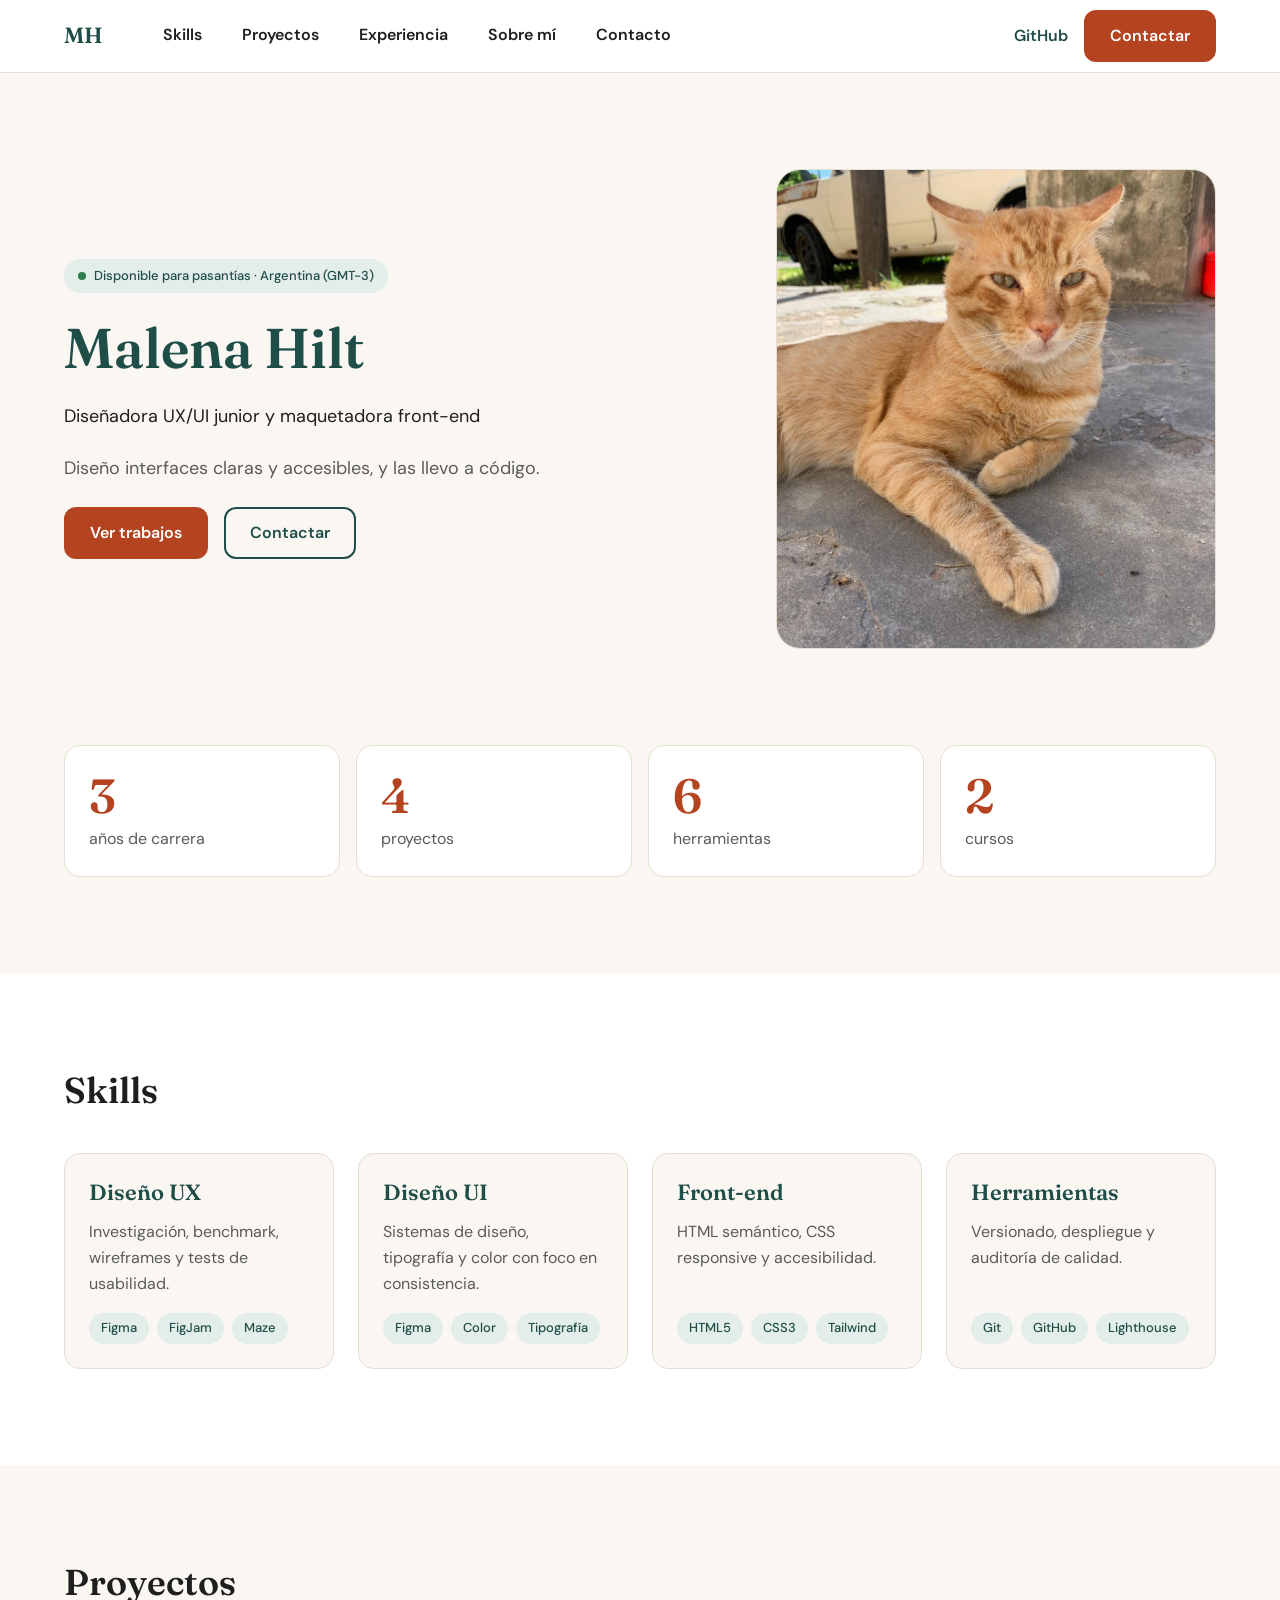
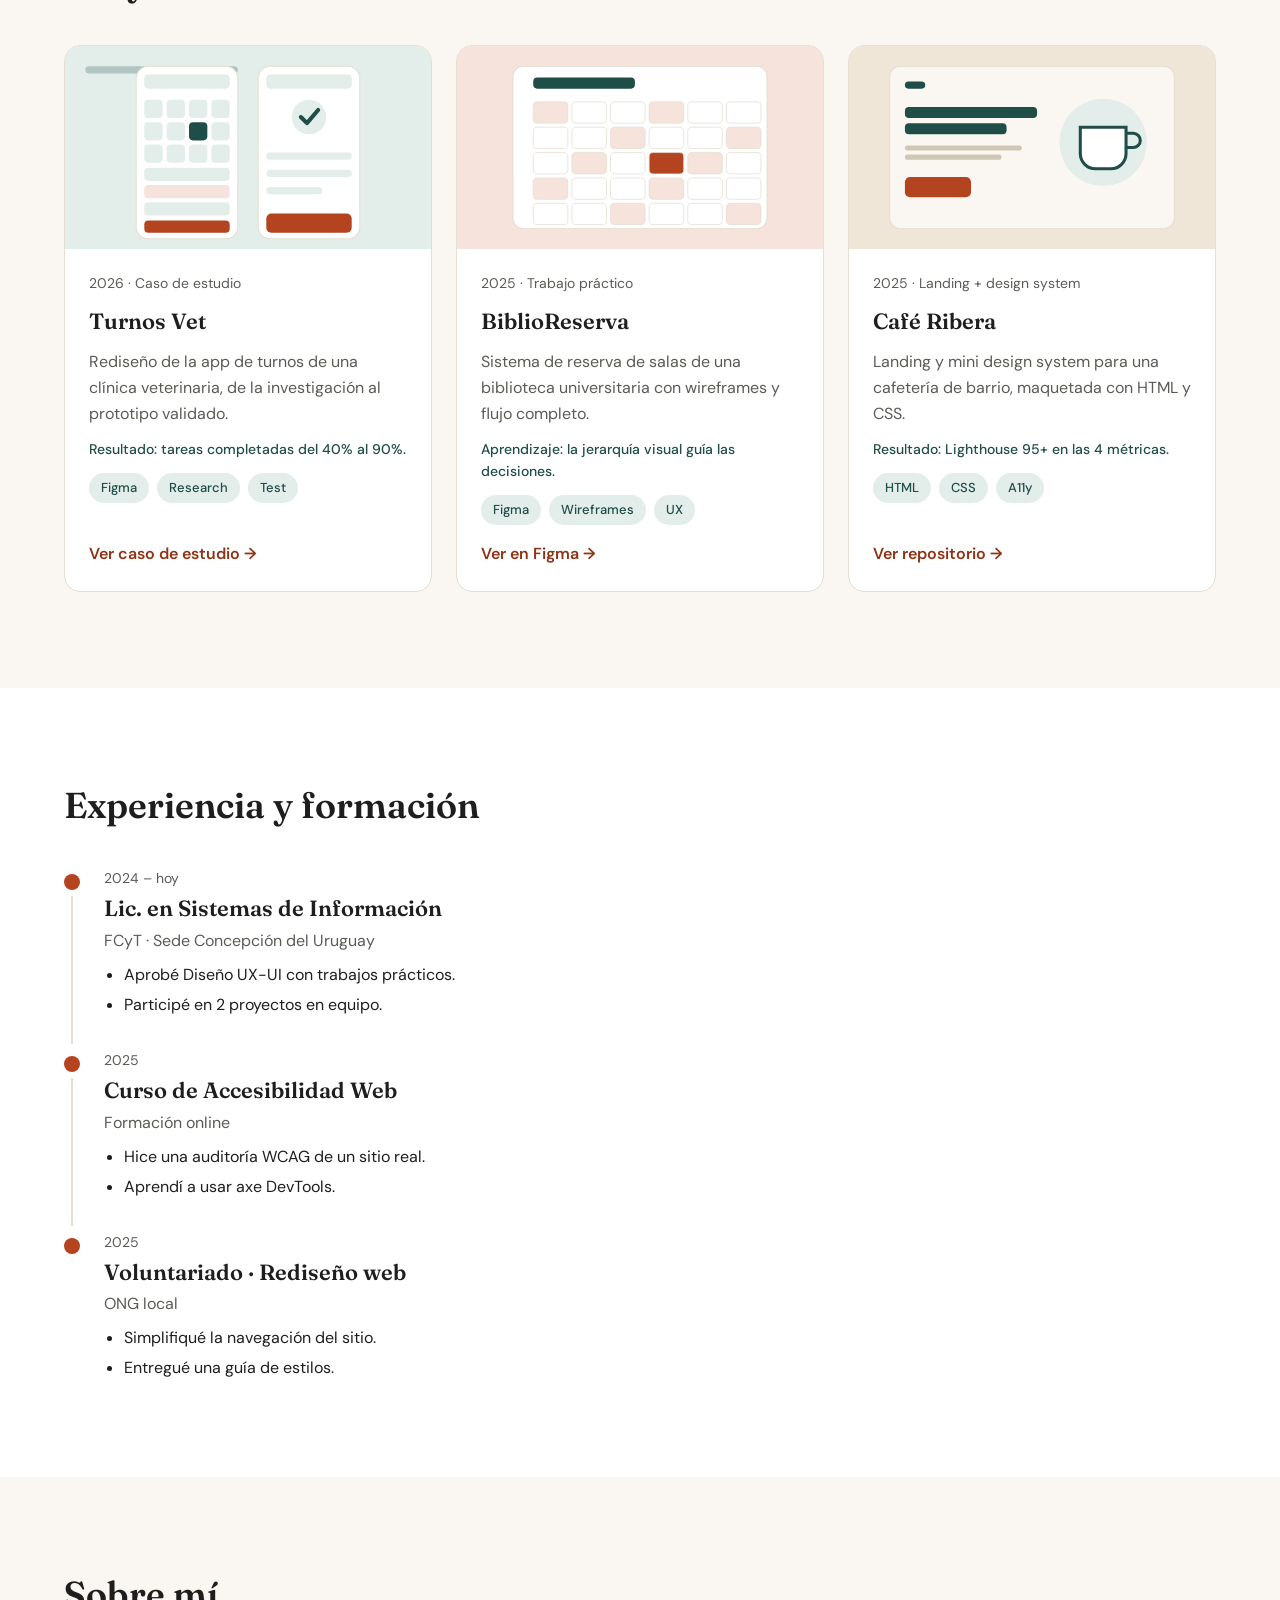
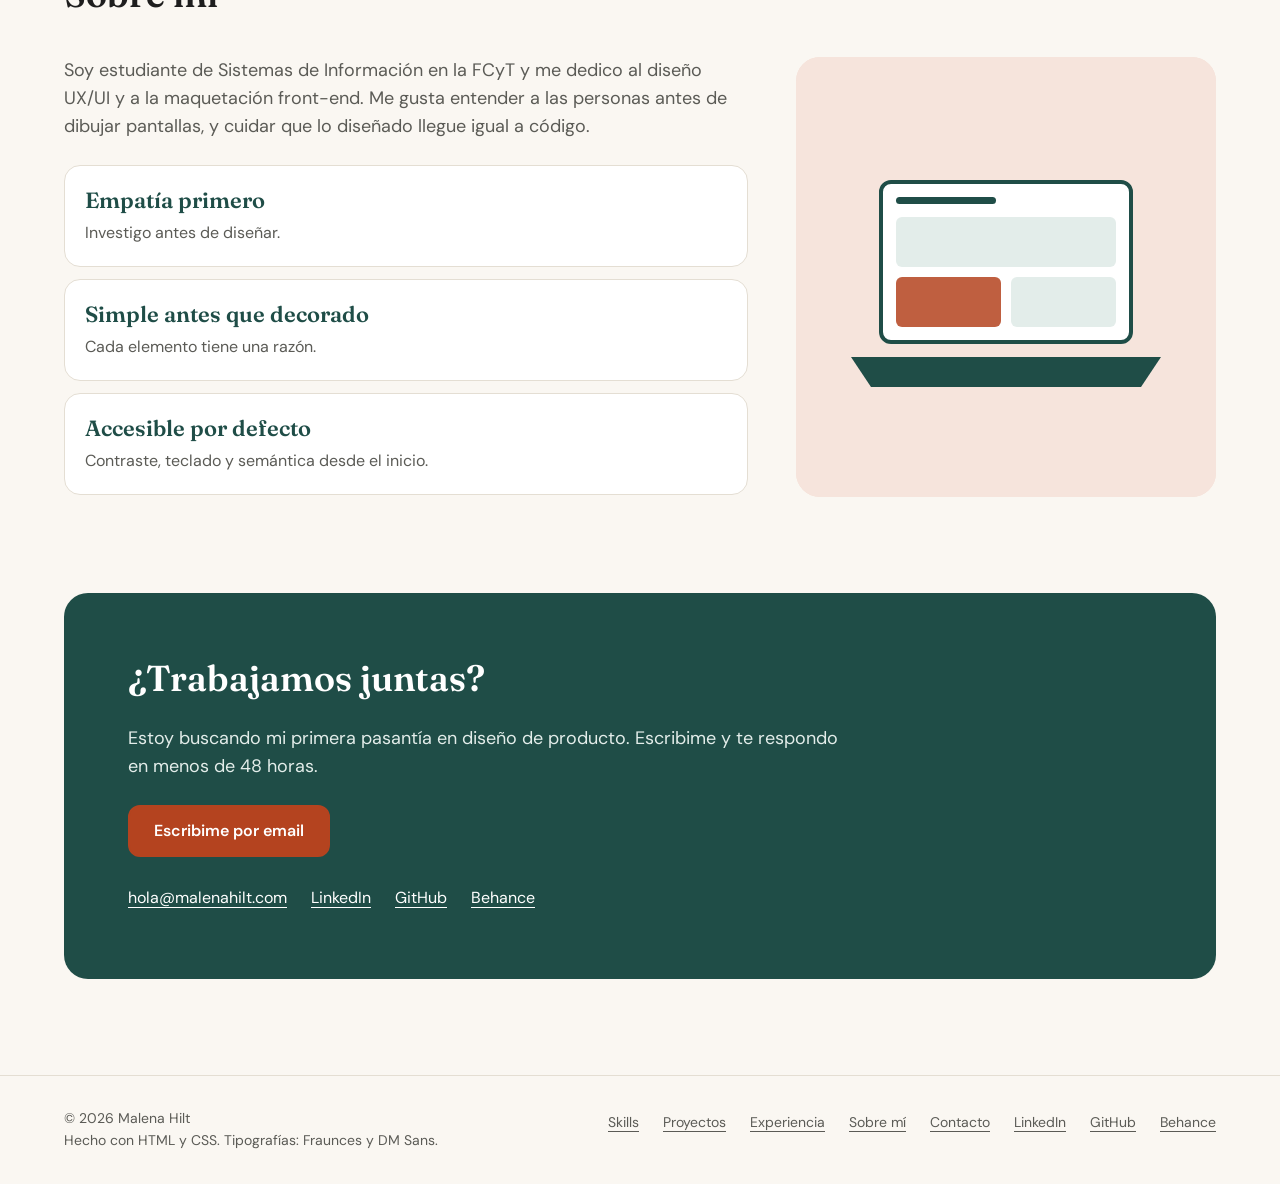
<file: index.html>
<!DOCTYPE html>
<html lang="es">
<head>
  <meta charset="utf-8">
  <meta name="viewport" content="width=device-width, initial-scale=1">

  <title>Malena Hilt · Diseñadora UX/UI junior y maquetadora front-end</title>
  <meta name="description" content="Portfolio de Malena Hilt, diseñadora UX/UI junior y maquetadora front-end. Casos de estudio, skills y contacto. Disponible para pasantías.">
  <meta name="theme-color" content="#1F4D47">

  <!-- Open Graph: cambiá TU-USUARIO por tu usuario de GitHub cuando publiques el sitio -->
  <meta property="og:type" content="website">
  <meta property="og:locale" content="es_AR">
  <meta property="og:title" content="Malena Hilt · Diseñadora UX/UI junior">
  <meta property="og:description" content="Diseño interfaces claras y accesibles, y las llevo a código. Mirá mis casos de estudio.">
  <meta property="og:image" content="https://TU-USUARIO.github.io/portfolio-malena-hilt/assets/og-image.png">
  <meta property="og:url" content="https://TU-USUARIO.github.io/portfolio-malena-hilt/">
  <meta name="twitter:card" content="summary_large_image">

  <link rel="icon" href="assets/favicon.svg" type="image/svg+xml">

  <!-- Tipografías: 2 familias, con font-display: swap -->
  <link rel="preconnect" href="https://fonts.googleapis.com">
  <link rel="preconnect" href="https://fonts.gstatic.com" crossorigin>
  <link rel="stylesheet" href="https://fonts.googleapis.com/css2?family=DM+Sans:wght@400;500;600&family=Fraunces:opsz,wght@9..144,600&display=swap">

  <link rel="stylesheet" href="css/styles.css">
</head>
<body>
  <a class="skip-link" href="#contenido">Saltar al contenido</a>

  <!-- 1. Header / Navegación -->
  <header class="site-header">
    <div class="container header-inner">
      <a class="brand" href="#inicio" aria-label="Malena Hilt, ir al inicio">MH</a>

      <nav aria-label="Principal">
        <button class="menu-toggle" type="button" aria-expanded="false" aria-controls="menu-principal" aria-label="Abrir menú">
          <span class="menu-bars" aria-hidden="true"></span>
        </button>

        <div class="nav-panel" id="menu-principal">
          <ul class="nav-links">
            <li><a href="#skills">Skills</a></li>
            <li><a href="#projects">Proyectos</a></li>
            <li><a href="#experiencia">Experiencia</a></li>
            <li><a href="#about">Sobre mí</a></li>
            <li><a href="#contacto">Contacto</a></li>
          </ul>
          <div class="nav-actions">
            <a class="link-github" href="https://github.com/malenahilt" target="_blank" rel="noopener noreferrer">GitHub<span class="sr-only"> (se abre en una pestaña nueva)</span></a>
            <a class="btn btn-primary" href="#contacto">Contactar</a>
          </div>
        </div>
      </nav>
    </div>
  </header>

  <main id="contenido" tabindex="-1">

    <!-- 2. Hero -->
    <section class="hero" id="inicio" aria-labelledby="hero-titulo">
      <div class="container hero-grid">
        <div class="hero-text">
          <p class="badge"><span class="badge-dot" aria-hidden="true"></span>Disponible para pasantías · Argentina (GMT-3)</p>
          <h1 id="hero-titulo">Malena Hilt</h1>
          <p class="hero-role">Diseñadora UX/UI junior y maquetadora front-end</p>
          <p class="hero-value">Diseño interfaces claras y accesibles, y las llevo a código.</p>
          <div class="hero-actions">
            <a class="btn btn-primary" href="#projects">Ver trabajos</a>
            <a class="btn btn-secondary" href="#contacto">Contactar</a>
          </div>
        </div>
        <figure class="hero-figure">
          <img src="assets/img/MiGato.jpeg" width="880" height="960" alt="Retrato de Malena Hilt" fetchpriority="high">
        </figure>
      </div>
    </section>

    <!-- 3. Métricas / highlights -->
    <section class="metrics" aria-labelledby="metricas-titulo">
      <div class="container">
        <h2 class="sr-only" id="metricas-titulo">Highlights</h2>
        <ul class="metrics-list">
          <li><span class="metric-number">3</span><span class="metric-label">años de carrera</span></li>
          <li><span class="metric-number">4</span><span class="metric-label">proyectos</span></li>
          <li><span class="metric-number">6</span><span class="metric-label">herramientas</span></li>
          <li><span class="metric-number">2</span><span class="metric-label">cursos</span></li>
        </ul>
      </div>
    </section>

    <!-- 4. Skills -->
    <section class="section section--surface" id="skills" aria-labelledby="skills-titulo">
      <div class="container">
        <h2 id="skills-titulo">Skills</h2>
        <div class="skills-grid">
          <article class="skill-card">
            <h3>Diseño UX</h3>
            <p>Investigación, benchmark, wireframes y tests de usabilidad.</p>
            <ul class="tags" aria-label="Herramientas de Diseño UX">
              <li>Figma</li><li>FigJam</li><li>Maze</li>
            </ul>
          </article>
          <article class="skill-card">
            <h3>Diseño UI</h3>
            <p>Sistemas de diseño, tipografía y color con foco en consistencia.</p>
            <ul class="tags" aria-label="Herramientas de Diseño UI">
              <li>Figma</li><li>Color</li><li>Tipografía</li>
            </ul>
          </article>
          <article class="skill-card">
            <h3>Front-end</h3>
            <p>HTML semántico, CSS responsive y accesibilidad.</p>
            <ul class="tags" aria-label="Herramientas de Front-end">
              <li>HTML5</li><li>CSS3</li><li>Tailwind</li>
            </ul>
          </article>
          <article class="skill-card">
            <h3>Herramientas</h3>
            <p>Versionado, despliegue y auditoría de calidad.</p>
            <ul class="tags" aria-label="Herramientas de trabajo">
              <li>Git</li><li>GitHub</li><li>Lighthouse</li>
            </ul>
          </article>
        </div>
      </div>
    </section>

    <!-- 5. Proyectos -->
    <section class="section" id="projects" aria-labelledby="projects-titulo">
      <div class="container">
        <h2 id="projects-titulo">Proyectos</h2>
        <div class="projects-grid">

          <article class="project-card">
            <img src="assets/img/turnos-vet.svg" width="720" height="400" loading="lazy" alt="Pantallas de la app Turnos Vet rediseñada: calendario de turnos y confirmación de la reserva">
            <div class="card-body">
              <p class="card-meta">2026 · Caso de estudio</p>
              <h3><a href="caso-turnos-vet.html">Turnos Vet</a></h3>
              <p class="card-desc">Rediseño de la app de turnos de una clínica veterinaria, de la investigación al prototipo validado.</p>
              <p class="card-result">Resultado: tareas completadas del 40% al 90%.</p>
              <ul class="tags" aria-label="Herramientas del proyecto">
                <li>Figma</li><li>Research</li><li>Test</li>
              </ul>
              <span class="card-cta">Ver caso de estudio <span aria-hidden="true">→</span></span>
            </div>
          </article>

          <article class="project-card">
            <img src="assets/img/biblioreserva.svg" width="720" height="400" loading="lazy" alt="Pantalla de BiblioReserva con la grilla de horarios disponibles para reservar salas">
            <div class="card-body">
              <p class="card-meta">2025 · Trabajo práctico</p>
              <h3><a href="https://www.figma.com/design/Mojk0jitBHig38mTjvUlt4" target="_blank" rel="noopener noreferrer">BiblioReserva<span class="sr-only"> (se abre en una pestaña nueva)</span></a></h3>
              <p class="card-desc">Sistema de reserva de salas de una biblioteca universitaria con wireframes y flujo completo.</p>
              <p class="card-result">Aprendizaje: la jerarquía visual guía las decisiones.</p>
              <ul class="tags" aria-label="Herramientas del proyecto">
                <li>Figma</li><li>Wireframes</li><li>UX</li>
              </ul>
              <span class="card-cta">Ver en Figma <span aria-hidden="true">→</span></span>
            </div>
          </article>

          <article class="project-card">
            <img src="assets/img/cafe-ribera.svg" width="720" height="400" loading="lazy" alt="Landing de Café Ribera con título, carta y botón de reserva">
            <div class="card-body">
              <p class="card-meta">2025 · Landing + design system</p>
              <h3><a href="https://github.com/malenahilt/cafe-ribera" target="_blank" rel="noopener noreferrer">Café Ribera<span class="sr-only"> (se abre en una pestaña nueva)</span></a></h3>
              <p class="card-desc">Landing y mini design system para una cafetería de barrio, maquetada con HTML y CSS.</p>
              <p class="card-result">Resultado: Lighthouse 95+ en las 4 métricas.</p>
              <ul class="tags" aria-label="Herramientas del proyecto">
                <li>HTML</li><li>CSS</li><li>A11y</li>
              </ul>
              <span class="card-cta">Ver repositorio <span aria-hidden="true">→</span></span>
            </div>
          </article>

        </div>
      </div>
    </section>

    <!-- 6. Experiencia / Formación -->
    <section class="section section--surface" id="experiencia" aria-labelledby="experiencia-titulo">
      <div class="container">
        <h2 id="experiencia-titulo">Experiencia y formación</h2>
        <ol class="timeline">
          <li class="timeline-item">
            <p class="timeline-period">2024 – hoy</p>
            <h3>Lic. en Sistemas de Información</h3>
            <p class="timeline-org">FCyT · Sede Concepción del Uruguay</p>
            <ul class="achievements">
              <li>Aprobé Diseño UX-UI con trabajos prácticos.</li>
              <li>Participé en 2 proyectos en equipo.</li>
            </ul>
          </li>
          <li class="timeline-item">
            <p class="timeline-period">2025</p>
            <h3>Curso de Accesibilidad Web</h3>
            <p class="timeline-org">Formación online</p>
            <ul class="achievements">
              <li>Hice una auditoría WCAG de un sitio real.</li>
              <li>Aprendí a usar axe DevTools.</li>
            </ul>
          </li>
          <li class="timeline-item">
            <p class="timeline-period">2025</p>
            <h3>Voluntariado · Rediseño web</h3>
            <p class="timeline-org">ONG local</p>
            <ul class="achievements">
              <li>Simplifiqué la navegación del sitio.</li>
              <li>Entregué una guía de estilos.</li>
            </ul>
          </li>
        </ol>
      </div>
    </section>

    <!-- 7. Sobre mí -->
    <section class="section" id="about" aria-labelledby="about-titulo">
      <div class="container">
        <h2 id="about-titulo">Sobre mí</h2>
        <div class="about-grid">
          <div class="about-text">
            <p class="about-lead">Soy estudiante de Sistemas de Información en la FCyT y me dedico al diseño UX/UI y a la maquetación front-end. Me gusta entender a las personas antes de dibujar pantallas, y cuidar que lo diseñado llegue igual a código.</p>
            <ul class="principles">
              <li>
                <h3>Empatía primero</h3>
                <p>Investigo antes de diseñar.</p>
              </li>
              <li>
                <h3>Simple antes que decorado</h3>
                <p>Cada elemento tiene una razón.</p>
              </li>
              <li>
                <h3>Accesible por defecto</h3>
                <p>Contraste, teclado y semántica desde el inicio.</p>
              </li>
            </ul>
          </div>
          <figure class="about-figure">
            <img src="assets/img/foto-sobre-mi.svg" width="840" height="880" loading="lazy" alt="Malena Hilt trabajando en su notebook con un prototipo abierto">
          </figure>
        </div>
      </div>
    </section>

    <!-- 8. Contacto -->
    <section class="contact" id="contacto" aria-labelledby="contacto-titulo">
      <div class="container">
        <div class="contact-block">
          <h2 id="contacto-titulo">¿Trabajamos juntas?</h2>
          <p class="contact-text">Estoy buscando mi primera pasantía en diseño de producto. Escribime y te respondo en menos de 48 horas.</p>
          <a class="btn btn-primary" href="mailto:hola@malenahilt.com">Escribime por email</a>
          <ul class="contact-links">
            <li><a href="mailto:hola@malenahilt.com">hola@malenahilt.com</a></li>
            <li><a href="https://www.linkedin.com/in/malenahilt" target="_blank" rel="noopener noreferrer">LinkedIn<span class="sr-only"> (se abre en una pestaña nueva)</span></a></li>
            <li><a href="https://github.com/malenahilt" target="_blank" rel="noopener noreferrer">GitHub<span class="sr-only"> (se abre en una pestaña nueva)</span></a></li>
            <li><a href="https://www.behance.net/malenahilt" target="_blank" rel="noopener noreferrer">Behance<span class="sr-only"> (se abre en una pestaña nueva)</span></a></li>
          </ul>
        </div>
      </div>
    </section>

  </main>

  <!-- 9. Footer -->
  <footer class="site-footer">
    <div class="container footer-inner">
      <div>
        <p>© 2026 Malena Hilt</p>
        <p>Hecho con HTML y CSS. Tipografías: Fraunces y DM Sans.</p>
      </div>
      <nav aria-label="Pie de página">
        <ul class="footer-links">
          <li><a href="#skills">Skills</a></li>
          <li><a href="#projects">Proyectos</a></li>
          <li><a href="#experiencia">Experiencia</a></li>
          <li><a href="#about">Sobre mí</a></li>
          <li><a href="#contacto">Contacto</a></li>
          <li><a href="https://www.linkedin.com/in/malenahilt" target="_blank" rel="noopener noreferrer">LinkedIn<span class="sr-only"> (se abre en una pestaña nueva)</span></a></li>
          <li><a href="https://github.com/malenahilt" target="_blank" rel="noopener noreferrer">GitHub<span class="sr-only"> (se abre en una pestaña nueva)</span></a></li>
          <li><a href="https://www.behance.net/malenahilt" target="_blank" rel="noopener noreferrer">Behance<span class="sr-only"> (se abre en una pestaña nueva)</span></a></li>
        </ul>
      </nav>
    </div>
  </footer>

  <script src="js/main.js" defer></script>
</body>
</html>
</file>
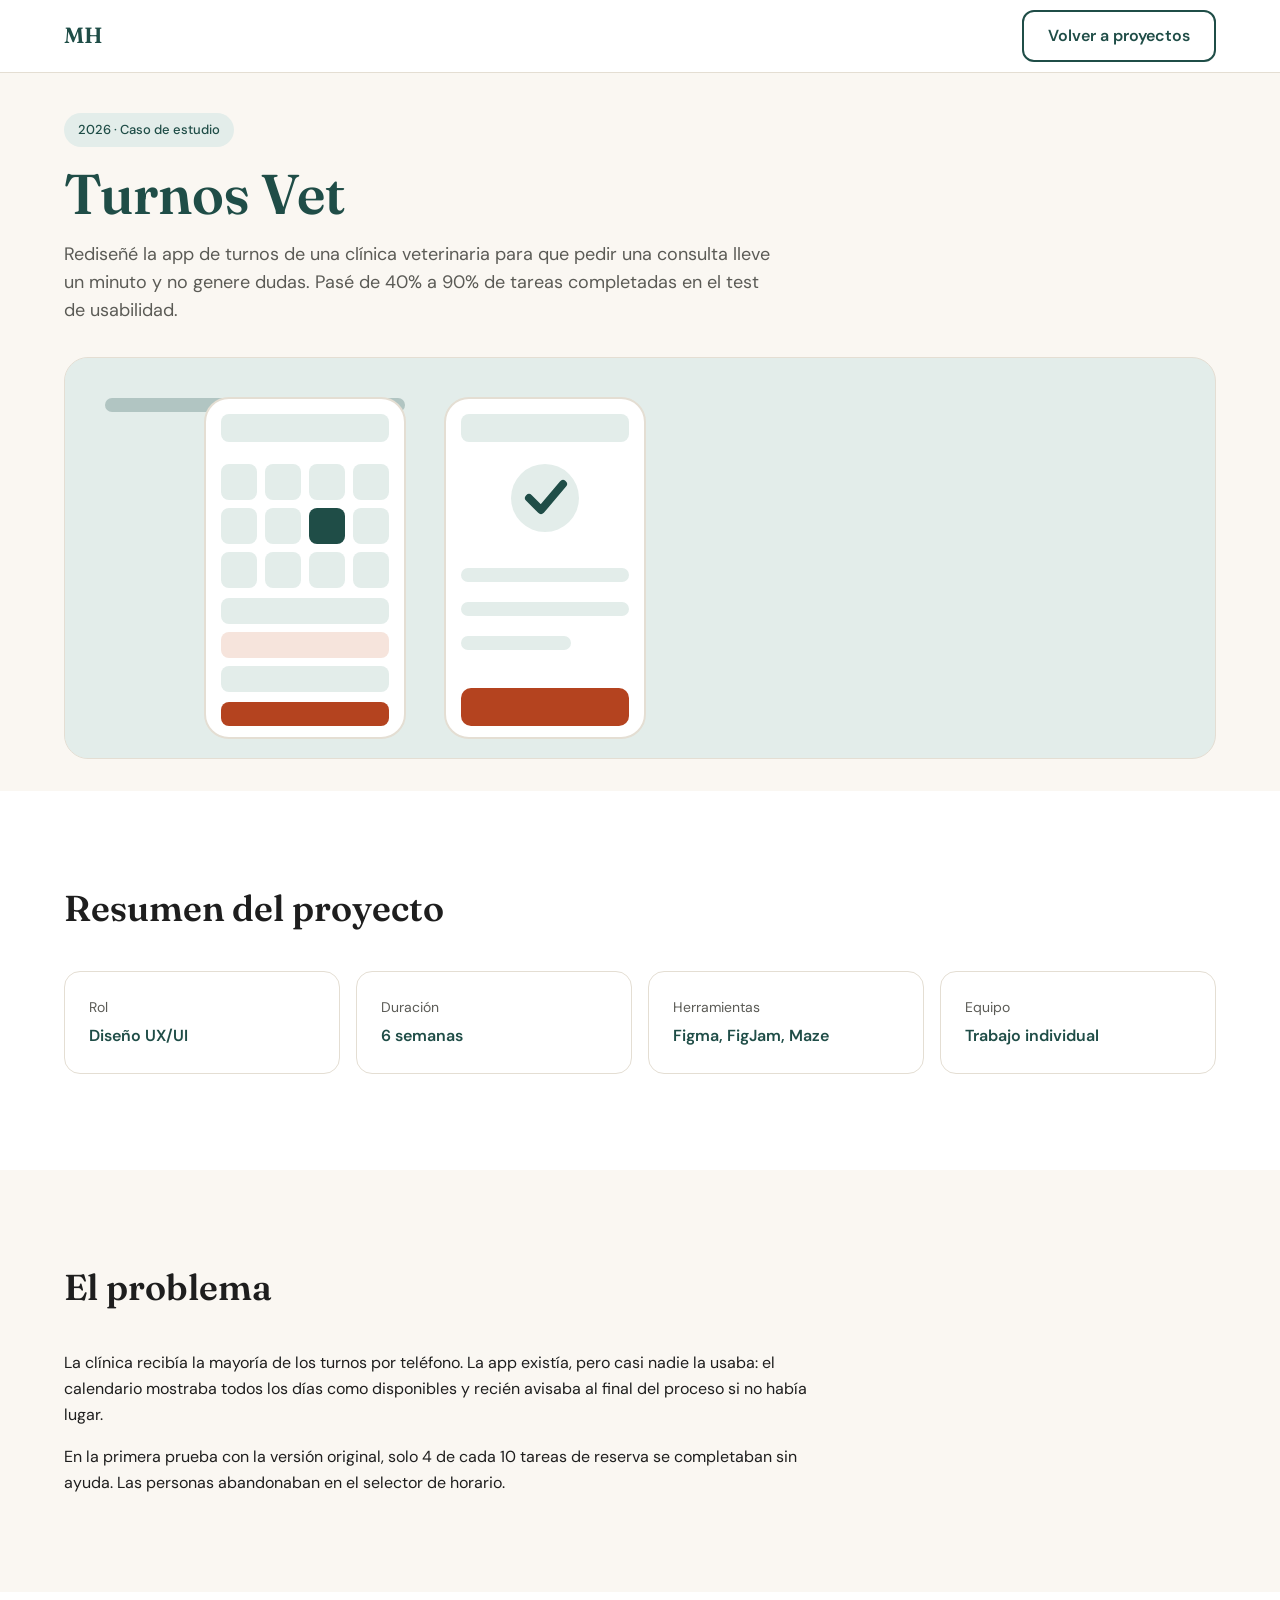
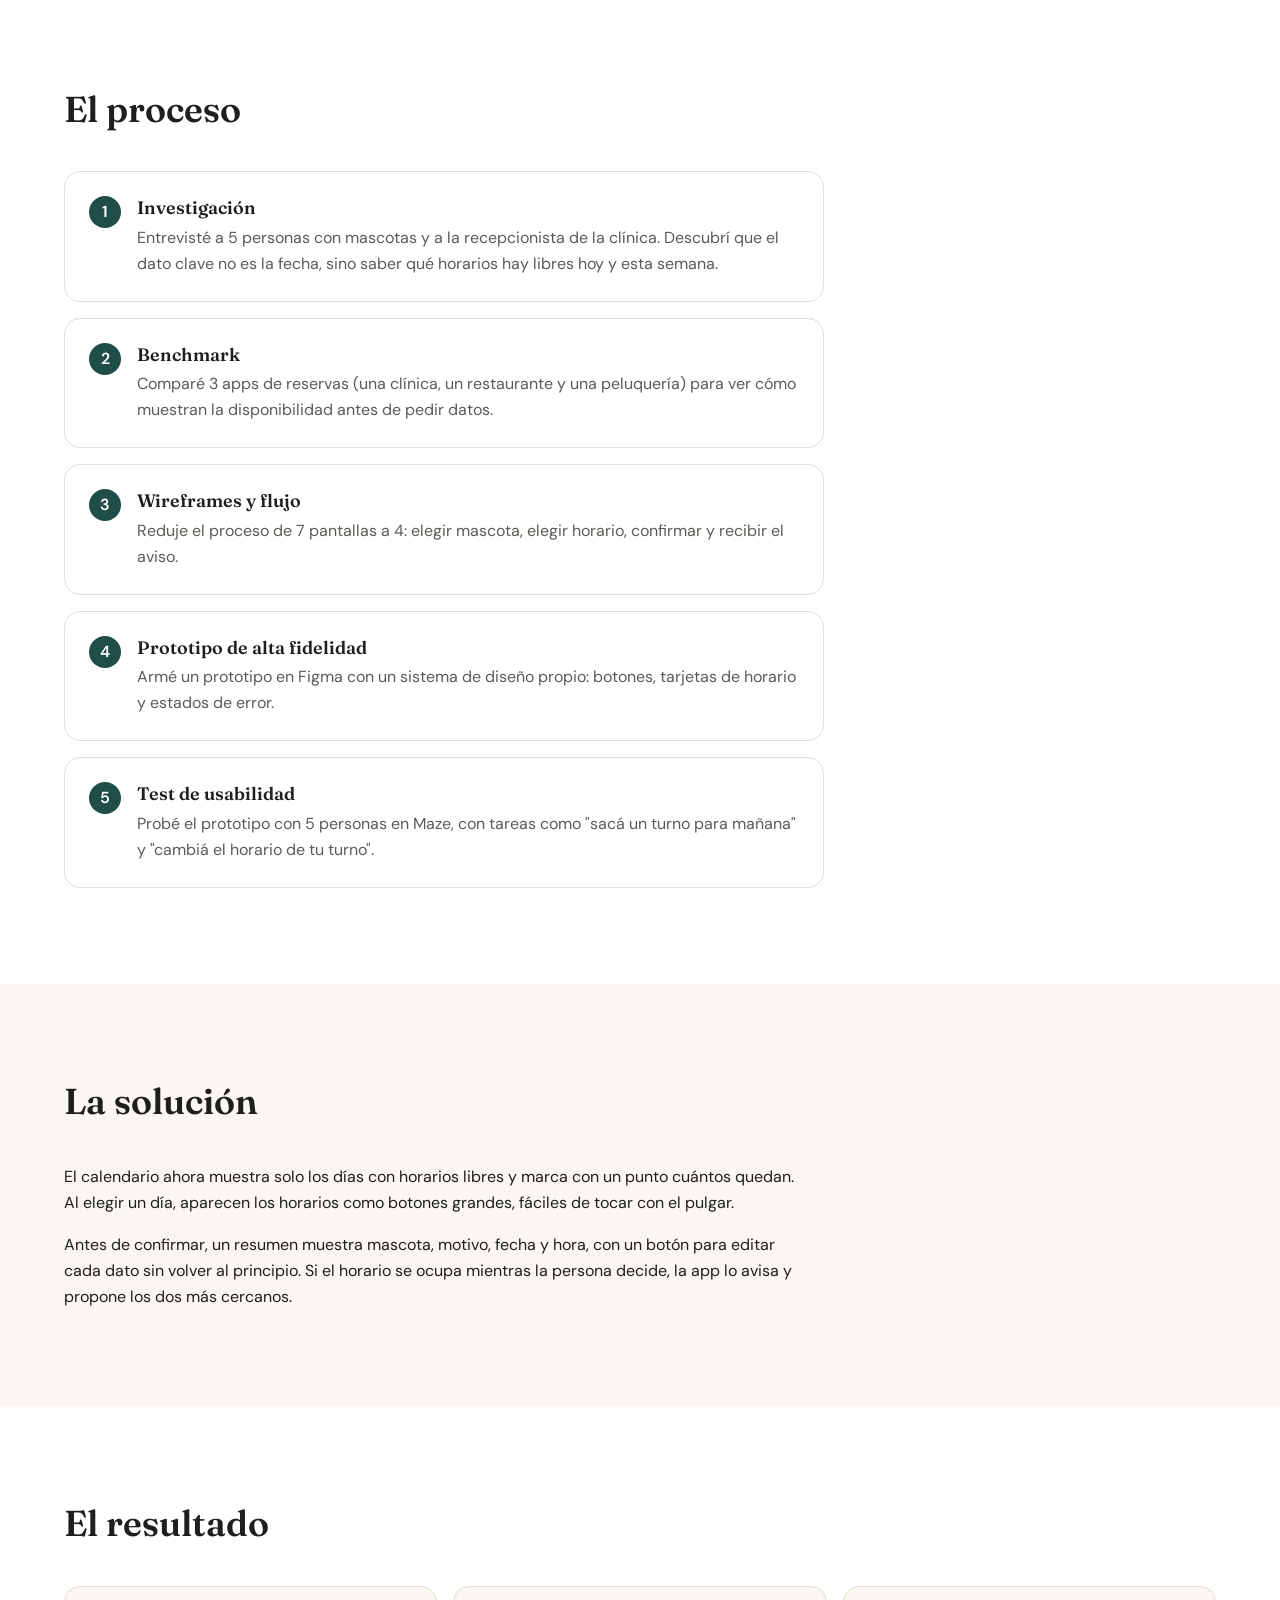
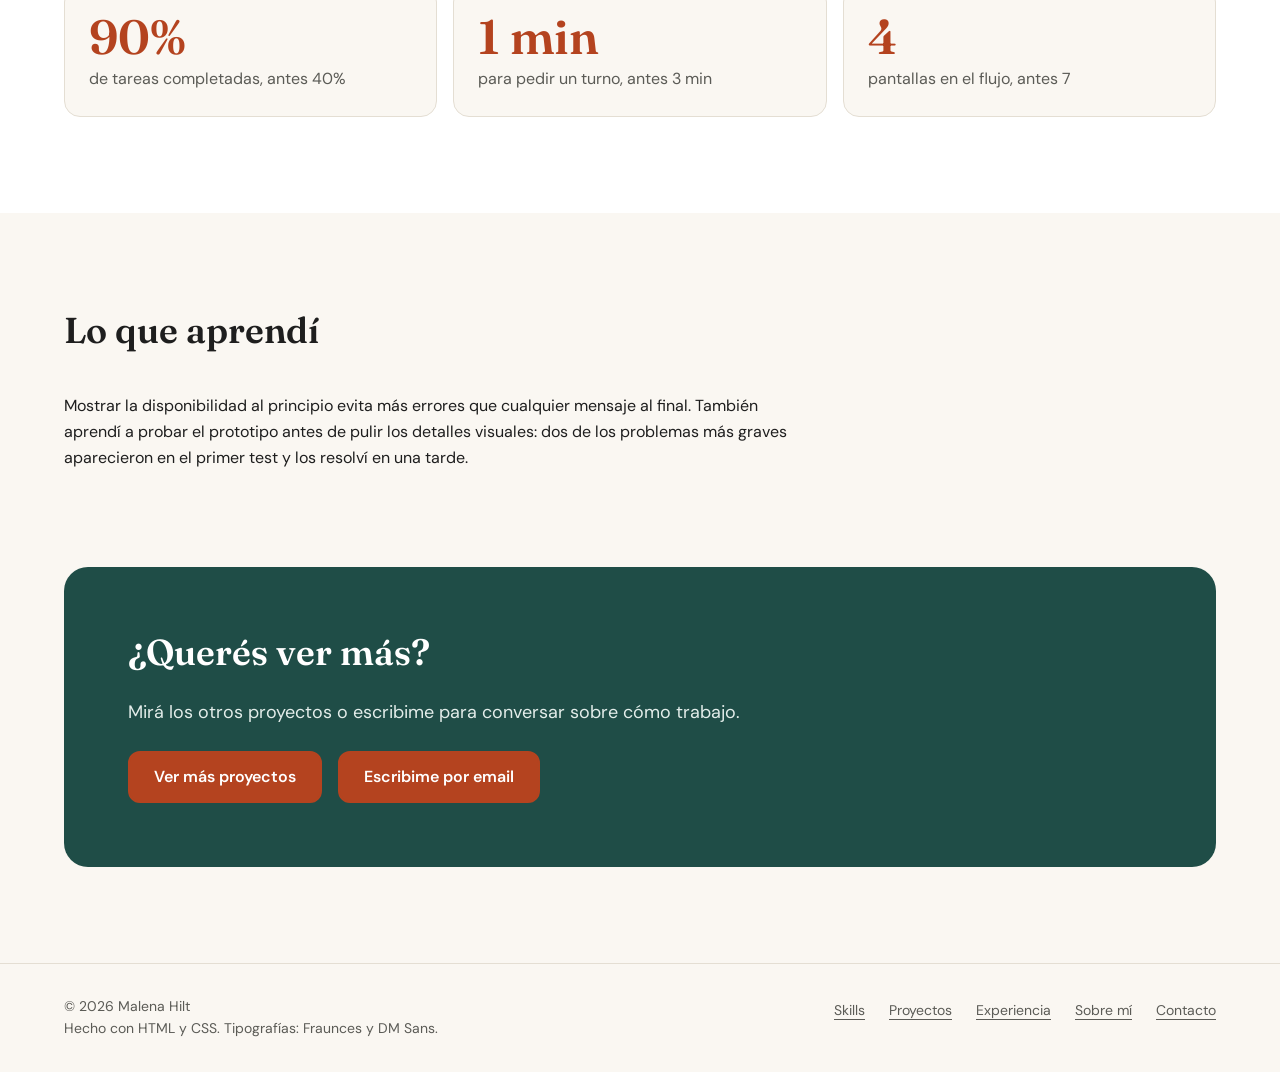
<file: caso-turnos-vet.html>
<!DOCTYPE html>
<html lang="es">
<head>
  <meta charset="utf-8">
  <meta name="viewport" content="width=device-width, initial-scale=1">

  <title>Turnos Vet · Caso de estudio · Malena Hilt</title>
  <meta name="description" content="Caso de estudio de Turnos Vet: rediseño de la app de turnos de una clínica veterinaria. Problema, proceso, solución y resultado.">
  <meta name="theme-color" content="#1F4D47">

  <meta property="og:type" content="article">
  <meta property="og:locale" content="es_AR">
  <meta property="og:title" content="Turnos Vet · Caso de estudio · Malena Hilt">
  <meta property="og:description" content="Cómo llevé las tareas completadas del 40% al 90% rediseñando una app de turnos.">
  <meta property="og:image" content="https://TU-USUARIO.github.io/portfolio-malena-hilt/assets/og-image.png">
  <meta name="twitter:card" content="summary_large_image">

  <link rel="icon" href="assets/favicon.svg" type="image/svg+xml">

  <link rel="preconnect" href="https://fonts.googleapis.com">
  <link rel="preconnect" href="https://fonts.gstatic.com" crossorigin>
  <link rel="stylesheet" href="https://fonts.googleapis.com/css2?family=DM+Sans:wght@400;500;600&family=Fraunces:opsz,wght@9..144,600&display=swap">

  <link rel="stylesheet" href="css/styles.css">
</head>
<body>
  <a class="skip-link" href="#contenido">Saltar al contenido</a>

  <header class="site-header page-header-simple">
    <div class="container header-inner">
      <a class="brand" href="index.html" aria-label="Malena Hilt, volver al inicio">MH</a>
      <a class="btn btn-secondary" href="index.html#projects">Volver a proyectos</a>
    </div>
  </header>

  <main id="contenido" tabindex="-1">

    <section class="case-hero" aria-labelledby="caso-titulo">
      <div class="container">
        <p class="badge">2026 · Caso de estudio</p>
        <h1 id="caso-titulo">Turnos Vet</h1>
        <p class="case-lead">Rediseñé la app de turnos de una clínica veterinaria para que pedir una consulta lleve un minuto y no genere dudas. Pasé de 40% a 90% de tareas completadas en el test de usabilidad.</p>
        <figure class="case-cover">
          <img src="assets/img/turnos-vet.svg" width="720" height="400" alt="Pantallas de la app Turnos Vet rediseñada: calendario de turnos y confirmación de la reserva">
        </figure>
      </div>
    </section>

    <section class="section section--surface" aria-labelledby="resumen-titulo">
      <div class="container">
        <h2 id="resumen-titulo">Resumen del proyecto</h2>
        <dl class="facts">
          <div><dt>Rol</dt><dd>Diseño UX/UI</dd></div>
          <div><dt>Duración</dt><dd>6 semanas</dd></div>
          <div><dt>Herramientas</dt><dd>Figma, FigJam, Maze</dd></div>
          <div><dt>Equipo</dt><dd>Trabajo individual</dd></div>
        </dl>
      </div>
    </section>

    <section class="section" aria-labelledby="problema-titulo">
      <div class="container">
        <h2 id="problema-titulo">El problema</h2>
        <div class="prose">
          <p>La clínica recibía la mayoría de los turnos por teléfono. La app existía, pero casi nadie la usaba: el calendario mostraba todos los días como disponibles y recién avisaba al final del proceso si no había lugar.</p>
          <p>En la primera prueba con la versión original, solo 4 de cada 10 tareas de reserva se completaban sin ayuda. Las personas abandonaban en el selector de horario.</p>
        </div>
      </div>
    </section>

    <section class="section section--surface" aria-labelledby="proceso-titulo">
      <div class="container">
        <h2 id="proceso-titulo">El proceso</h2>
        <ol class="steps">
          <li>
            <h3>Investigación</h3>
            <p>Entrevisté a 5 personas con mascotas y a la recepcionista de la clínica. Descubrí que el dato clave no es la fecha, sino saber qué horarios hay libres hoy y esta semana.</p>
          </li>
          <li>
            <h3>Benchmark</h3>
            <p>Comparé 3 apps de reservas (una clínica, un restaurante y una peluquería) para ver cómo muestran la disponibilidad antes de pedir datos.</p>
          </li>
          <li>
            <h3>Wireframes y flujo</h3>
            <p>Reduje el proceso de 7 pantallas a 4: elegir mascota, elegir horario, confirmar y recibir el aviso.</p>
          </li>
          <li>
            <h3>Prototipo de alta fidelidad</h3>
            <p>Armé un prototipo en Figma con un sistema de diseño propio: botones, tarjetas de horario y estados de error.</p>
          </li>
          <li>
            <h3>Test de usabilidad</h3>
            <p>Probé el prototipo con 5 personas en Maze, con tareas como "sacá un turno para mañana" y "cambiá el horario de tu turno".</p>
          </li>
        </ol>
      </div>
    </section>

    <section class="section" aria-labelledby="solucion-titulo">
      <div class="container">
        <h2 id="solucion-titulo">La solución</h2>
        <div class="prose">
          <p>El calendario ahora muestra solo los días con horarios libres y marca con un punto cuántos quedan. Al elegir un día, aparecen los horarios como botones grandes, fáciles de tocar con el pulgar.</p>
          <p>Antes de confirmar, un resumen muestra mascota, motivo, fecha y hora, con un botón para editar cada dato sin volver al principio. Si el horario se ocupa mientras la persona decide, la app lo avisa y propone los dos más cercanos.</p>
        </div>
      </div>
    </section>

    <section class="section section--surface" aria-labelledby="resultado-titulo">
      <div class="container">
        <h2 id="resultado-titulo">El resultado</h2>
        <ul class="results-grid">
          <li><span class="metric-number">90%</span><span class="metric-label">de tareas completadas, antes 40%</span></li>
          <li><span class="metric-number">1 min</span><span class="metric-label">para pedir un turno, antes 3 min</span></li>
          <li><span class="metric-number">4</span><span class="metric-label">pantallas en el flujo, antes 7</span></li>
        </ul>
      </div>
    </section>

    <section class="section" aria-labelledby="aprendizaje-titulo">
      <div class="container">
        <h2 id="aprendizaje-titulo">Lo que aprendí</h2>
        <div class="prose">
          <p>Mostrar la disponibilidad al principio evita más errores que cualquier mensaje al final. También aprendí a probar el prototipo antes de pulir los detalles visuales: dos de los problemas más graves aparecieron en el primer test y los resolví en una tarde.</p>
        </div>
      </div>
    </section>

    <section class="contact" aria-labelledby="siguiente-titulo">
      <div class="container">
        <div class="contact-block">
          <h2 id="siguiente-titulo">¿Querés ver más?</h2>
          <p class="contact-text">Mirá los otros proyectos o escribime para conversar sobre cómo trabajo.</p>
          <div class="case-nav">
            <a class="btn btn-primary" href="index.html#projects">Ver más proyectos</a>
            <a class="btn btn-primary" href="mailto:hola@malenahilt.com">Escribime por email</a>
          </div>
        </div>
      </div>
    </section>

  </main>

  <footer class="site-footer">
    <div class="container footer-inner">
      <div>
        <p>© 2026 Malena Hilt</p>
        <p>Hecho con HTML y CSS. Tipografías: Fraunces y DM Sans.</p>
      </div>
      <nav aria-label="Pie de página">
        <ul class="footer-links">
          <li><a href="index.html#skills">Skills</a></li>
          <li><a href="index.html#projects">Proyectos</a></li>
          <li><a href="index.html#experiencia">Experiencia</a></li>
          <li><a href="index.html#about">Sobre mí</a></li>
          <li><a href="index.html#contacto">Contacto</a></li>
        </ul>
      </nav>
    </div>
  </footer>
</body>
</html>
</file>
<file: css/styles.css>
/* ==========================================================================
   Portfolio de Malena Hilt · Hoja de estilos
   Mobile-first. Breakpoints probados: 375 px, 768 px y 1280 px.
   Los valores salen del design system del Figma (página "2 · Design System").
   ========================================================================== */

/* 1. Variables del design system ------------------------------------------ */
:root {
  /* Color · primario (verde petróleo) */
  --primary-800: #153834;
  --primary-700: #1f4d47;
  --primary-600: #2a6a62;
  --primary-100: #e3edea;
  /* Color · acento (terracota, solo para llamados a la acción) */
  --accent-800: #6e2610;
  --accent-700: #8f3315;
  --accent-600: #b4431f;
  --accent-100: #f6e4dc;
  /* Color · neutros */
  --bg: #faf7f2;
  --surface: #ffffff;
  --border: #e4ded3;
  --text: #1e1e1e;
  --muted: #5b5b56;
  /* Color · estados */
  --success: #2e7d4f;
  --focus: #1f5fa8;

  /* Tipografías (máximo 2 familias) */
  --font-display: "Fraunces", Georgia, "Times New Roman", serif;
  --font-body: "DM Sans", system-ui, -apple-system, "Segoe UI", Roboto, sans-serif;

  /* Espaciado (múltiplos de 4 y 8) */
  --space-4: 0.25rem;
  --space-8: 0.5rem;
  --space-16: 1rem;
  --space-24: 1.5rem;
  --space-32: 2rem;
  --space-48: 3rem;
  --space-64: 4rem;
  --space-96: 6rem;

  /* Radios */
  --radius-sm: 8px;
  --radius-md: 12px;
  --radius-lg: 16px;
  --radius-xl: 24px;

  /* Layout */
  --header-h: 72px;
  --container: 1312px;
}

/* 2. Base ------------------------------------------------------------------ */
*,
*::before,
*::after {
  box-sizing: border-box;
}

html {
  scroll-padding-top: calc(var(--header-h) + 8px);
  -webkit-text-size-adjust: 100%;
}

@media (prefers-reduced-motion: no-preference) {
  html {
    scroll-behavior: smooth;
  }
}

body {
  margin: 0;
  background: var(--bg);
  color: var(--text);
  font-family: var(--font-body);
  font-size: 1rem;
  line-height: 1.625;
  -webkit-font-smoothing: antialiased;
}

img {
  display: block;
  max-width: 100%;
  height: auto;
}

p {
  margin: 0;
}

ul,
ol {
  margin: 0;
  padding: 0;
  list-style: none;
}

a {
  color: inherit;
}

/* Títulos */
h1,
h2,
h3 {
  margin: 0;
  font-family: var(--font-display);
  font-weight: 600;
  color: var(--text);
}

h1 {
  font-size: 2.375rem; /* 38 */
  line-height: 1.16;
  color: var(--primary-700);
}

h2 {
  font-size: 1.75rem; /* 28 */
  line-height: 1.28;
}

h3 {
  font-size: 1.375rem; /* 22 */
  line-height: 1.36;
}

@media (min-width: 768px) {
  h1 {
    font-size: 3rem; /* 48 */
    line-height: 1.12;
  }
  h2 {
    font-size: 2.25rem; /* 36 */
    line-height: 1.22;
  }
}

@media (min-width: 1024px) {
  h1 {
    font-size: 3.5rem; /* 56 */
    line-height: 1.11;
  }
}

/* Utilidades de accesibilidad */
.sr-only {
  position: absolute;
  width: 1px;
  height: 1px;
  margin: -1px;
  padding: 0;
  overflow: hidden;
  clip: rect(0, 0, 0, 0);
  white-space: nowrap;
  border: 0;
}

.skip-link {
  position: absolute;
  top: -100px;
  left: var(--space-16);
  z-index: 100;
  padding: var(--space-8) var(--space-16);
  background: var(--primary-700);
  color: #fff;
  font-weight: 600;
  border-radius: var(--radius-sm);
  text-decoration: none;
}

.skip-link:focus-visible {
  top: var(--space-16);
}

:focus-visible {
  outline: 3px solid var(--focus);
  outline-offset: 3px;
}

main:focus {
  outline: none;
}

/* Contenedor */
.container {
  width: min(100% - 2.5rem, var(--container));
  margin-inline: auto;
}

@media (min-width: 768px) {
  .container {
    width: min(100% - 4rem, var(--container));
  }
}

@media (min-width: 1024px) {
  .container {
    width: min(100% - 8rem, var(--container));
  }
}

/* 3. Botones (componente "Botón": primario y secundario × 4 estados) -------- */
.btn {
  display: inline-flex;
  align-items: center;
  justify-content: center;
  min-height: 48px;
  padding: 12px 24px;
  border: 2px solid transparent;
  border-radius: var(--radius-md);
  font-family: var(--font-body);
  font-size: 1rem;
  font-weight: 600;
  line-height: 1.5;
  text-align: center;
  text-decoration: none;
  cursor: pointer;
  transition: background-color 0.15s ease, border-color 0.15s ease, color 0.15s ease;
}

.btn-primary {
  background: var(--accent-600);
  border-color: var(--accent-600);
  color: #fff;
}

.btn-primary:hover {
  background: var(--accent-700);
  border-color: var(--accent-700);
}

.btn-primary:active {
  background: var(--accent-800);
  border-color: var(--accent-800);
}

.btn-secondary {
  background: transparent;
  border-color: var(--primary-700);
  color: var(--primary-700);
}

.btn-secondary:hover {
  background: var(--primary-100);
}

.btn-secondary:active {
  background: var(--primary-100);
  border-color: var(--primary-800);
  color: var(--primary-800);
}

/* 4. Tags / chips ---------------------------------------------------------- */
.tags {
  display: flex;
  flex-wrap: wrap;
  gap: var(--space-8);
}

.tags li {
  padding: 6px 12px;
  background: var(--primary-100);
  color: var(--primary-700);
  border-radius: 999px;
  font-size: 0.8125rem; /* 13 */
  font-weight: 500;
  line-height: 1.4;
}

/* 5. Header / navegación (sticky) ----------------------------------------- */
.site-header {
  position: sticky;
  top: 0;
  z-index: 50;
  background: var(--surface);
  border-bottom: 1px solid var(--border);
}

.header-inner {
  display: flex;
  align-items: center;
  justify-content: space-between;
  min-height: var(--header-h);
}

.brand {
  display: inline-flex;
  align-items: center;
  min-height: 44px;
  padding-inline: var(--space-8);
  margin-left: calc(var(--space-8) * -1);
  font-family: var(--font-display);
  font-size: 1.375rem;
  font-weight: 600;
  color: var(--primary-700);
  text-decoration: none;
  border-radius: var(--radius-sm);
}

.menu-toggle {
  display: inline-flex;
  align-items: center;
  justify-content: center;
  width: 44px;
  height: 44px;
  padding: 0;
  background: transparent;
  border: 0;
  border-radius: var(--radius-sm);
  color: var(--text);
  cursor: pointer;
}

.menu-toggle:hover {
  background: var(--primary-100);
}

.menu-toggle:active {
  background: var(--primary-100);
  color: var(--primary-800);
}

.menu-bars,
.menu-bars::before,
.menu-bars::after {
  display: block;
  width: 24px;
  height: 2px;
  background: currentColor;
  border-radius: 2px;
  transition: transform 0.2s ease, background-color 0.2s ease;
}

.menu-bars {
  position: relative;
}

.menu-bars::before,
.menu-bars::after {
  content: "";
  position: absolute;
  left: 0;
}

.menu-bars::before {
  top: -7px;
}

.menu-bars::after {
  top: 7px;
}

.menu-toggle[aria-expanded="true"] .menu-bars {
  background: transparent;
}

.menu-toggle[aria-expanded="true"] .menu-bars::before {
  transform: translateY(7px) rotate(45deg);
}

.menu-toggle[aria-expanded="true"] .menu-bars::after {
  transform: translateY(-7px) rotate(-45deg);
}

/* Panel del menú: cerrado por defecto en mobile */
.nav-panel {
  display: none;
  position: absolute;
  top: 100%;
  left: 0;
  right: 0;
  flex-direction: column;
  padding: var(--space-8) 1.25rem var(--space-24);
  background: var(--surface);
  border-bottom: 1px solid var(--border);
  box-shadow: 0 16px 24px rgba(30, 30, 30, 0.08);
}

.nav-panel.is-open {
  display: flex;
}

.nav-links a {
  display: block;
  padding: var(--space-16) 0;
  border-bottom: 1px solid var(--border);
  font-family: var(--font-display);
  font-size: 1.375rem;
  font-weight: 600;
  text-decoration: none;
}

.nav-links a:hover {
  color: var(--accent-700);
}

.nav-links a:active {
  color: var(--accent-800);
}

.nav-actions {
  display: flex;
  flex-direction: column;
  gap: var(--space-16);
  margin-top: var(--space-24);
}

.link-github {
  display: inline-flex;
  align-items: center;
  min-height: 44px;
  font-weight: 600;
  color: var(--primary-700);
  text-decoration: none;
}

.link-github:hover {
  text-decoration: underline;
  text-underline-offset: 4px;
}

.link-github:active {
  color: var(--primary-800);
}

@media (min-width: 768px) {
  .nav-panel {
    padding-inline: 2rem;
  }
}

/* Desktop: navegación en línea */
@media (min-width: 1024px) {
  .menu-toggle {
    display: none;
  }

  .site-header nav {
    flex: 1;
    margin-left: var(--space-48);
  }

  .nav-panel,
  .nav-panel.is-open {
    position: static;
    display: flex;
    flex-direction: row;
    align-items: center;
    justify-content: space-between;
    padding: 0;
    background: transparent;
    border: 0;
    box-shadow: none;
  }

  .nav-links {
    display: flex;
    gap: var(--space-32);
  }

  .nav-links a {
    padding: var(--space-8) var(--space-4);
    border-bottom: 2px solid transparent;
    font-family: var(--font-body);
    font-size: 1rem;
    font-weight: 600;
  }

  .nav-links a:hover {
    border-bottom-color: var(--accent-600);
    color: var(--text);
  }

  .nav-actions {
    flex-direction: row;
    align-items: center;
    gap: var(--space-16);
    margin-top: 0;
  }
}

/* 6. Secciones ------------------------------------------------------------- */
.section {
  padding-block: 3.5rem; /* 56 */
}

.section--surface {
  background: var(--surface);
}

.section > .container > h2,
.section-title {
  margin-bottom: var(--space-24);
}

section[id] {
  scroll-margin-top: calc(var(--header-h) + 8px);
}

@media (min-width: 768px) {
  .section {
    padding-block: 4.5rem;
  }
  .section > .container > h2,
  .section-title {
    margin-bottom: var(--space-32);
  }
}

@media (min-width: 1024px) {
  .section {
    padding-block: var(--space-96);
  }
  .section > .container > h2,
  .section-title {
    margin-bottom: 2.5rem;
  }
}

/* 7. Hero ------------------------------------------------------------------ */
.hero {
  padding-block: 2.5rem 3.5rem;
}

.hero-grid {
  display: grid;
  gap: var(--space-32);
  align-items: center;
}

.hero-text {
  display: flex;
  flex-direction: column;
  align-items: flex-start;
  gap: 1.25rem;
}

.badge {
  display: inline-flex;
  align-items: center;
  gap: var(--space-8);
  padding: 8px 14px;
  background: var(--primary-100);
  color: var(--primary-700);
  border-radius: 999px;
  font-size: 0.8125rem;
  font-weight: 500;
  line-height: 1.4;
}

.badge-dot {
  width: 8px;
  height: 8px;
  background: var(--success);
  border-radius: 50%;
}

.hero-role {
  font-size: 1.125rem;
  line-height: 1.55;
}

.hero-value {
  max-width: 52ch;
  font-size: 1.125rem;
  line-height: 1.55;
  color: var(--muted);
}

.hero-actions {
  display: flex;
  flex-direction: column;
  align-self: stretch;
  gap: var(--space-16);
}

.hero-figure {
  margin: 0;
  overflow: hidden;
  background: var(--primary-100);
  border: 1px solid var(--border);
  border-radius: var(--radius-xl);
}

.hero-figure img {
  width: 100%;
  aspect-ratio: 4 / 3;
  object-fit: cover;
}

@media (min-width: 768px) {
  .hero-actions {
    flex-direction: row;
    align-self: flex-start;
  }
}

@media (min-width: 1024px) {
  .hero {
    padding-block: var(--space-96);
  }
  .hero-grid {
    grid-template-columns: 1fr 440px;
    gap: var(--space-64);
  }
  .hero-text {
    gap: var(--space-24);
  }
  .hero-figure img {
    aspect-ratio: 11 / 12;
  }
}

/* 8. Métricas -------------------------------------------------------------- */
.metrics {
  padding-bottom: 3.5rem;
}

.metrics-list {
  display: grid;
  grid-template-columns: repeat(2, 1fr);
  gap: var(--space-16);
}

.metrics-list li {
  display: flex;
  flex-direction: column;
  gap: var(--space-4);
  padding: var(--space-24);
  background: var(--surface);
  border: 1px solid var(--border);
  border-radius: var(--radius-lg);
}

.metric-number {
  font-family: var(--font-display);
  font-size: 3rem;
  font-weight: 600;
  line-height: 1.08;
  color: var(--accent-600);
}

.metric-label {
  color: var(--muted);
}

@media (min-width: 768px) {
  .metrics-list {
    grid-template-columns: repeat(4, 1fr);
  }
}

@media (min-width: 1024px) {
  .metrics {
    padding-bottom: var(--space-96);
  }
}

/* 9. Skills ---------------------------------------------------------------- */
.skills-grid {
  display: grid;
  gap: var(--space-16);
}

.skill-card {
  display: flex;
  flex-direction: column;
  gap: 0.75rem;
  padding: var(--space-24);
  background: var(--bg);
  border: 1px solid var(--border);
  border-radius: var(--radius-lg);
}

.skill-card h3 {
  color: var(--primary-700);
}

.skill-card p {
  color: var(--muted);
}

.skill-card .tags {
  margin-top: auto;
  padding-top: var(--space-4);
}

@media (min-width: 768px) {
  .skills-grid {
    grid-template-columns: repeat(2, 1fr);
    gap: var(--space-24);
  }
}

@media (min-width: 1280px) {
  .skills-grid {
    grid-template-columns: repeat(4, 1fr);
  }
}

/* 10. Proyectos (tarjetas clickeables) ------------------------------------- */
.projects-grid {
  display: grid;
  gap: var(--space-16);
}

.project-card {
  position: relative;
  display: flex;
  flex-direction: column;
  overflow: hidden;
  background: var(--surface);
  border: 1px solid var(--border);
  border-radius: var(--radius-lg);
  transition: transform 0.2s ease, box-shadow 0.2s ease, border-color 0.2s ease;
}

.project-card img {
  width: 100%;
  aspect-ratio: 9 / 5;
  object-fit: cover;
  background: var(--primary-100);
}

.card-body {
  display: flex;
  flex: 1;
  flex-direction: column;
  gap: 0.75rem;
  padding: var(--space-24);
}

.card-meta {
  font-size: 0.875rem;
  line-height: 1.57;
  color: var(--muted);
}

.project-card h3 a {
  color: var(--text);
  text-decoration: none;
}

/* El enlace cubre toda la tarjeta */
.project-card h3 a::after {
  content: "";
  position: absolute;
  inset: 0;
}

.project-card h3 a:focus-visible {
  outline: none;
}

.project-card h3 a:focus-visible::after {
  outline: 3px solid var(--focus);
  outline-offset: -3px;
  border-radius: var(--radius-lg);
}

.card-desc {
  color: var(--muted);
}

.card-result {
  font-size: 0.875rem;
  font-weight: 500;
  line-height: 1.57;
  color: var(--primary-700);
}

.card-cta {
  margin-top: auto;
  padding-top: var(--space-4);
  font-weight: 600;
  color: var(--accent-700);
}

.project-card:hover {
  border-color: var(--primary-700);
  box-shadow: 0 0 0 1px var(--primary-700), 0 12px 28px rgba(31, 77, 71, 0.18);
  transform: translateY(-4px);
}

.project-card:active {
  transform: translateY(-1px);
}

.project-card:hover .card-cta {
  text-decoration: underline;
  text-underline-offset: 4px;
}

@media (prefers-reduced-motion: reduce) {
  .project-card:hover,
  .project-card:active {
    transform: none;
  }
}

@media (min-width: 768px) {
  .projects-grid {
    gap: var(--space-24);
  }
}

@media (min-width: 1024px) {
  .projects-grid {
    grid-template-columns: repeat(3, 1fr);
  }
}

/* 11. Experiencia / Formación (timeline) ----------------------------------- */
.timeline {
  max-width: 760px;
}

.timeline-item {
  position: relative;
  padding: 0 0 var(--space-32) 2.5rem;
}

.timeline-item::before {
  content: "";
  position: absolute;
  top: 6px;
  left: 0;
  width: 16px;
  height: 16px;
  background: var(--accent-600);
  border-radius: 50%;
}

.timeline-item::after {
  content: "";
  position: absolute;
  top: 28px;
  bottom: 6px;
  left: 7px;
  width: 2px;
  background: var(--border);
}

.timeline-item:last-child {
  padding-bottom: 0;
}

.timeline-item:last-child::after {
  display: none;
}

.timeline-period {
  font-size: 0.875rem;
  line-height: 1.57;
  color: var(--muted);
}

.timeline-item h3 {
  margin-top: var(--space-4);
}

.timeline-org {
  margin-top: var(--space-4);
  color: var(--muted);
}

.achievements {
  margin-top: var(--space-8);
  padding-left: 1.25rem;
  list-style: disc;
}

.achievements li + li {
  margin-top: var(--space-4);
}

/* 12. Sobre mí ------------------------------------------------------------- */
.about-grid {
  display: grid;
  gap: var(--space-24);
  align-items: start;
}

.about-text {
  display: flex;
  flex-direction: column;
  gap: var(--space-24);
}

.about-lead {
  max-width: 60ch;
  font-size: 1.125rem;
  line-height: 1.55;
  color: var(--muted);
}

.principles {
  display: grid;
  gap: 0.75rem;
}

.principles li {
  padding: 1.25rem;
  background: var(--surface);
  border: 1px solid var(--border);
  border-radius: var(--radius-lg);
}

.principles h3 {
  margin-bottom: var(--space-4);
  color: var(--primary-700);
}

.principles p {
  color: var(--muted);
}

.about-figure {
  margin: 0;
  overflow: hidden;
  background: var(--accent-100);
  border-radius: var(--radius-xl);
}

.about-figure img {
  width: 100%;
  aspect-ratio: 4 / 3;
  object-fit: cover;
}

@media (min-width: 768px) {
  .principles {
    grid-template-columns: repeat(3, 1fr);
  }
}

@media (min-width: 1024px) {
  .about-grid {
    grid-template-columns: 1fr 420px;
    gap: 3rem;
  }
  .principles {
    grid-template-columns: 1fr;
  }
  .about-figure img {
    aspect-ratio: 21 / 22;
  }
}

/* 13. Contacto ------------------------------------------------------------- */
.contact {
  padding-bottom: 3.5rem;
}

.contact-block {
  display: flex;
  flex-direction: column;
  align-items: flex-start;
  gap: var(--space-24);
  padding: 1.75rem;
  background: var(--primary-700);
  color: #fff;
  border-radius: var(--radius-xl);
}

.contact-block h2 {
  color: #fff;
}

.contact-block .contact-text {
  max-width: 60ch;
  font-size: 1.125rem;
  line-height: 1.55;
  color: var(--primary-100);
}

.contact-block .btn {
  align-self: stretch;
}

.contact-links {
  display: flex;
  flex-wrap: wrap;
  gap: var(--space-8) var(--space-24);
}

.contact-links a {
  display: inline-block;
  padding-block: var(--space-4);
  color: #fff;
  text-underline-offset: 4px;
}

.contact-links a:hover {
  text-decoration-thickness: 2px;
}

.contact-block :focus-visible {
  outline-color: #fff;
}

@media (min-width: 768px) {
  .contact-block {
    padding: var(--space-48);
  }
  .contact-block .btn {
    align-self: flex-start;
  }
}

@media (min-width: 1024px) {
  .contact {
    padding-bottom: var(--space-96);
  }
  .contact-block {
    padding: var(--space-64);
  }
}

/* 14. Footer --------------------------------------------------------------- */
.site-footer {
  padding-block: var(--space-32);
  border-top: 1px solid var(--border);
  font-size: 0.875rem;
  line-height: 1.57;
  color: var(--muted);
}

.footer-inner {
  display: flex;
  flex-direction: column;
  gap: var(--space-16);
}

.footer-links {
  display: flex;
  flex-wrap: wrap;
  gap: var(--space-4) var(--space-24);
}

.site-footer a {
  display: inline-block;
  padding-block: var(--space-4);
  color: var(--muted);
  text-underline-offset: 4px;
}

.site-footer a:hover {
  color: var(--text);
  text-decoration-thickness: 2px;
}

@media (min-width: 1024px) {
  .footer-inner {
    flex-direction: row;
    align-items: flex-start;
    justify-content: space-between;
    gap: var(--space-24);
  }
  .footer-links {
    justify-content: flex-end;
  }
}

/* 15. Página de caso de estudio y 404 -------------------------------------- */
.page-header-simple .header-inner {
  gap: var(--space-16);
}

.case-hero {
  padding-block: 2.5rem 2rem;
}

.case-hero .badge {
  margin-bottom: var(--space-16);
}

.case-hero h1 {
  max-width: 20ch;
}

.case-lead {
  max-width: 60ch;
  margin-top: var(--space-16);
  font-size: 1.125rem;
  line-height: 1.55;
  color: var(--muted);
}

.case-cover {
  margin: var(--space-32) 0 0;
  overflow: hidden;
  background: var(--primary-100);
  border: 1px solid var(--border);
  border-radius: var(--radius-xl);
}

.facts {
  display: grid;
  gap: var(--space-16);
  margin: 0;
}

.facts div {
  padding: var(--space-24);
  background: var(--surface);
  border: 1px solid var(--border);
  border-radius: var(--radius-lg);
}

.facts dt {
  font-size: 0.875rem;
  color: var(--muted);
}

.facts dd {
  margin: var(--space-4) 0 0;
  font-weight: 600;
  color: var(--primary-700);
}

.prose {
  display: flex;
  flex-direction: column;
  gap: var(--space-16);
  max-width: 68ch;
}

.prose p {
  color: var(--text);
}

.steps {
  display: grid;
  gap: var(--space-16);
  max-width: 760px;
  counter-reset: paso;
}

.steps li {
  position: relative;
  padding: var(--space-24) var(--space-24) var(--space-24) 4.5rem;
  background: var(--surface);
  border: 1px solid var(--border);
  border-radius: var(--radius-lg);
  counter-increment: paso;
}

.steps li::before {
  content: counter(paso);
  position: absolute;
  top: var(--space-24);
  left: var(--space-24);
  display: grid;
  place-items: center;
  width: 32px;
  height: 32px;
  background: var(--primary-700);
  color: #fff;
  border-radius: 50%;
  font-weight: 600;
}

.steps h3 {
  margin-bottom: var(--space-4);
  font-size: 1.125rem;
}

.steps p {
  color: var(--muted);
}

.results-grid {
  display: grid;
  gap: var(--space-16);
}

.results-grid li {
  display: flex;
  flex-direction: column;
  gap: var(--space-4);
  padding: var(--space-24);
  background: var(--bg);
  border: 1px solid var(--border);
  border-radius: var(--radius-lg);
}

.case-nav {
  display: flex;
  flex-direction: column;
  gap: var(--space-16);
}

.not-found {
  display: flex;
  flex-direction: column;
  align-items: flex-start;
  gap: var(--space-24);
  padding-block: 4rem;
}

@media (min-width: 768px) {
  .facts {
    grid-template-columns: repeat(4, 1fr);
  }
  .results-grid {
    grid-template-columns: repeat(3, 1fr);
  }
  .case-nav {
    flex-direction: row;
  }
}
</file>
